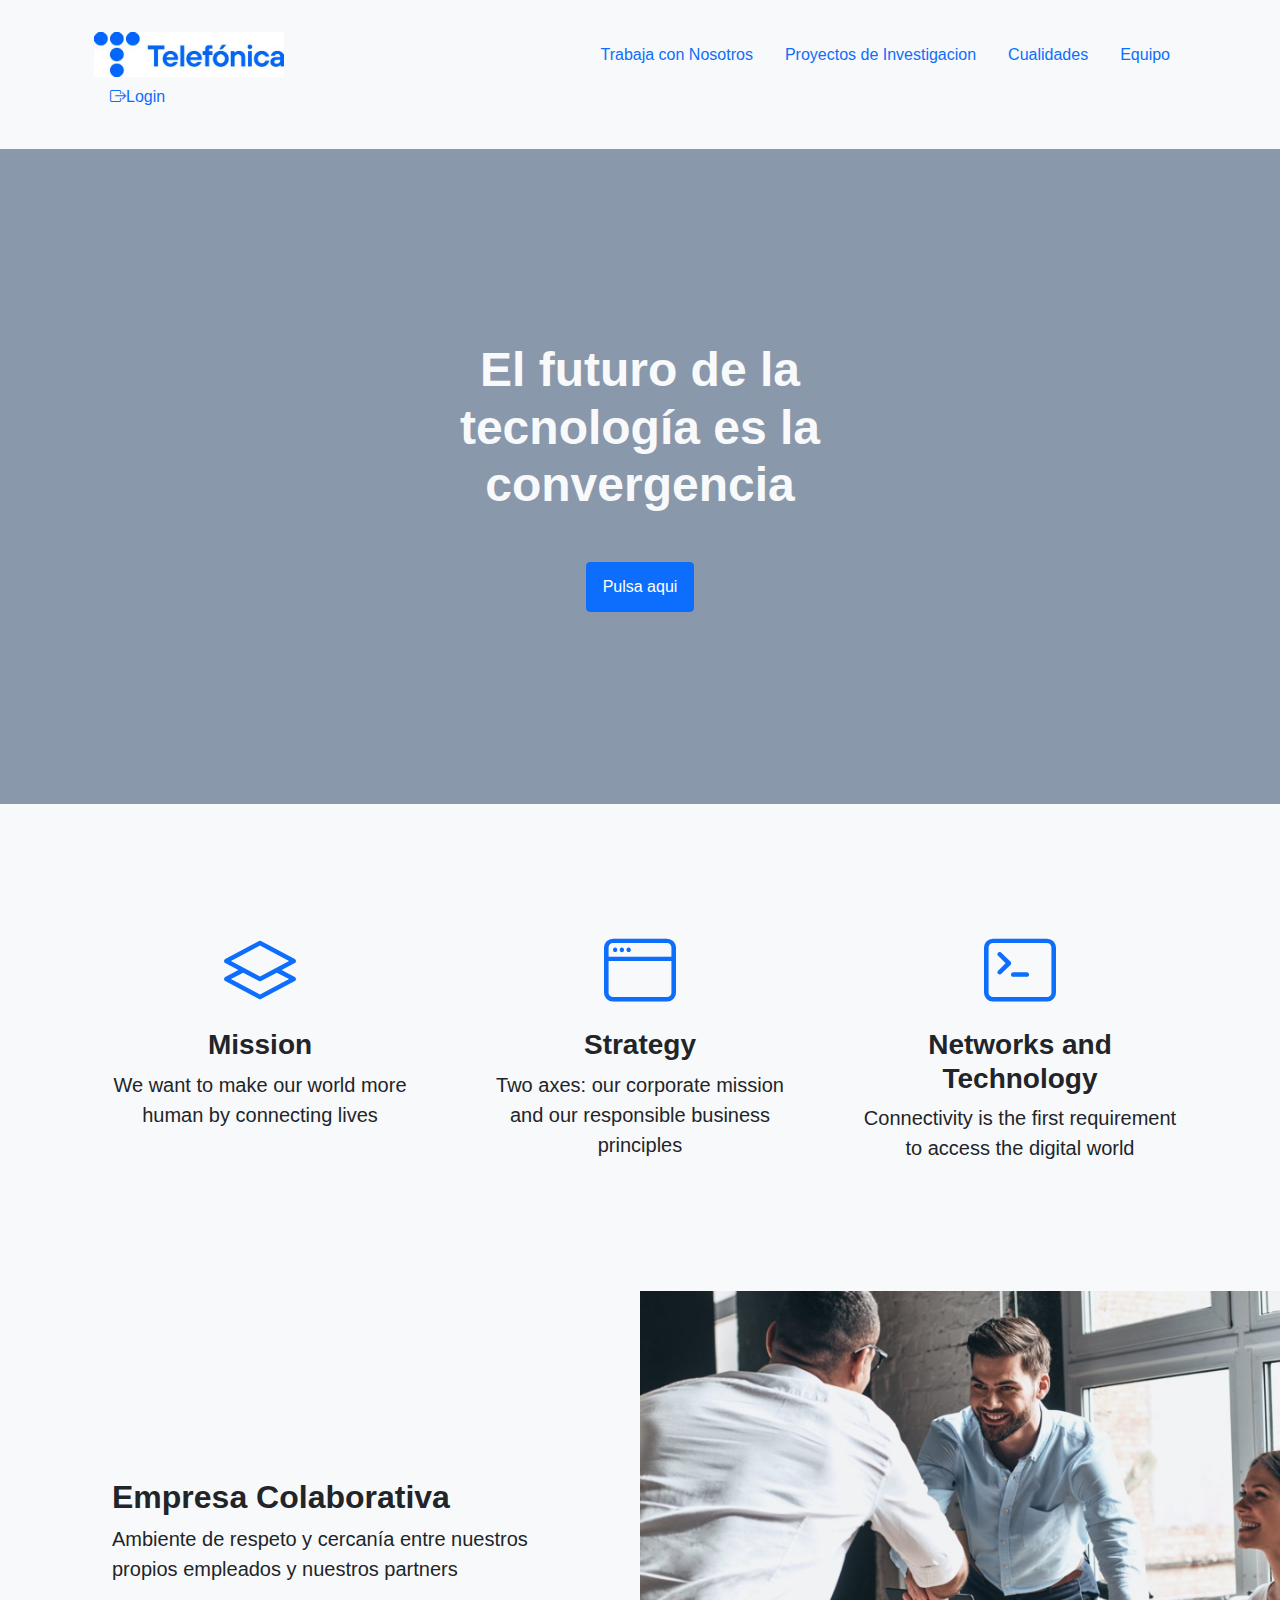
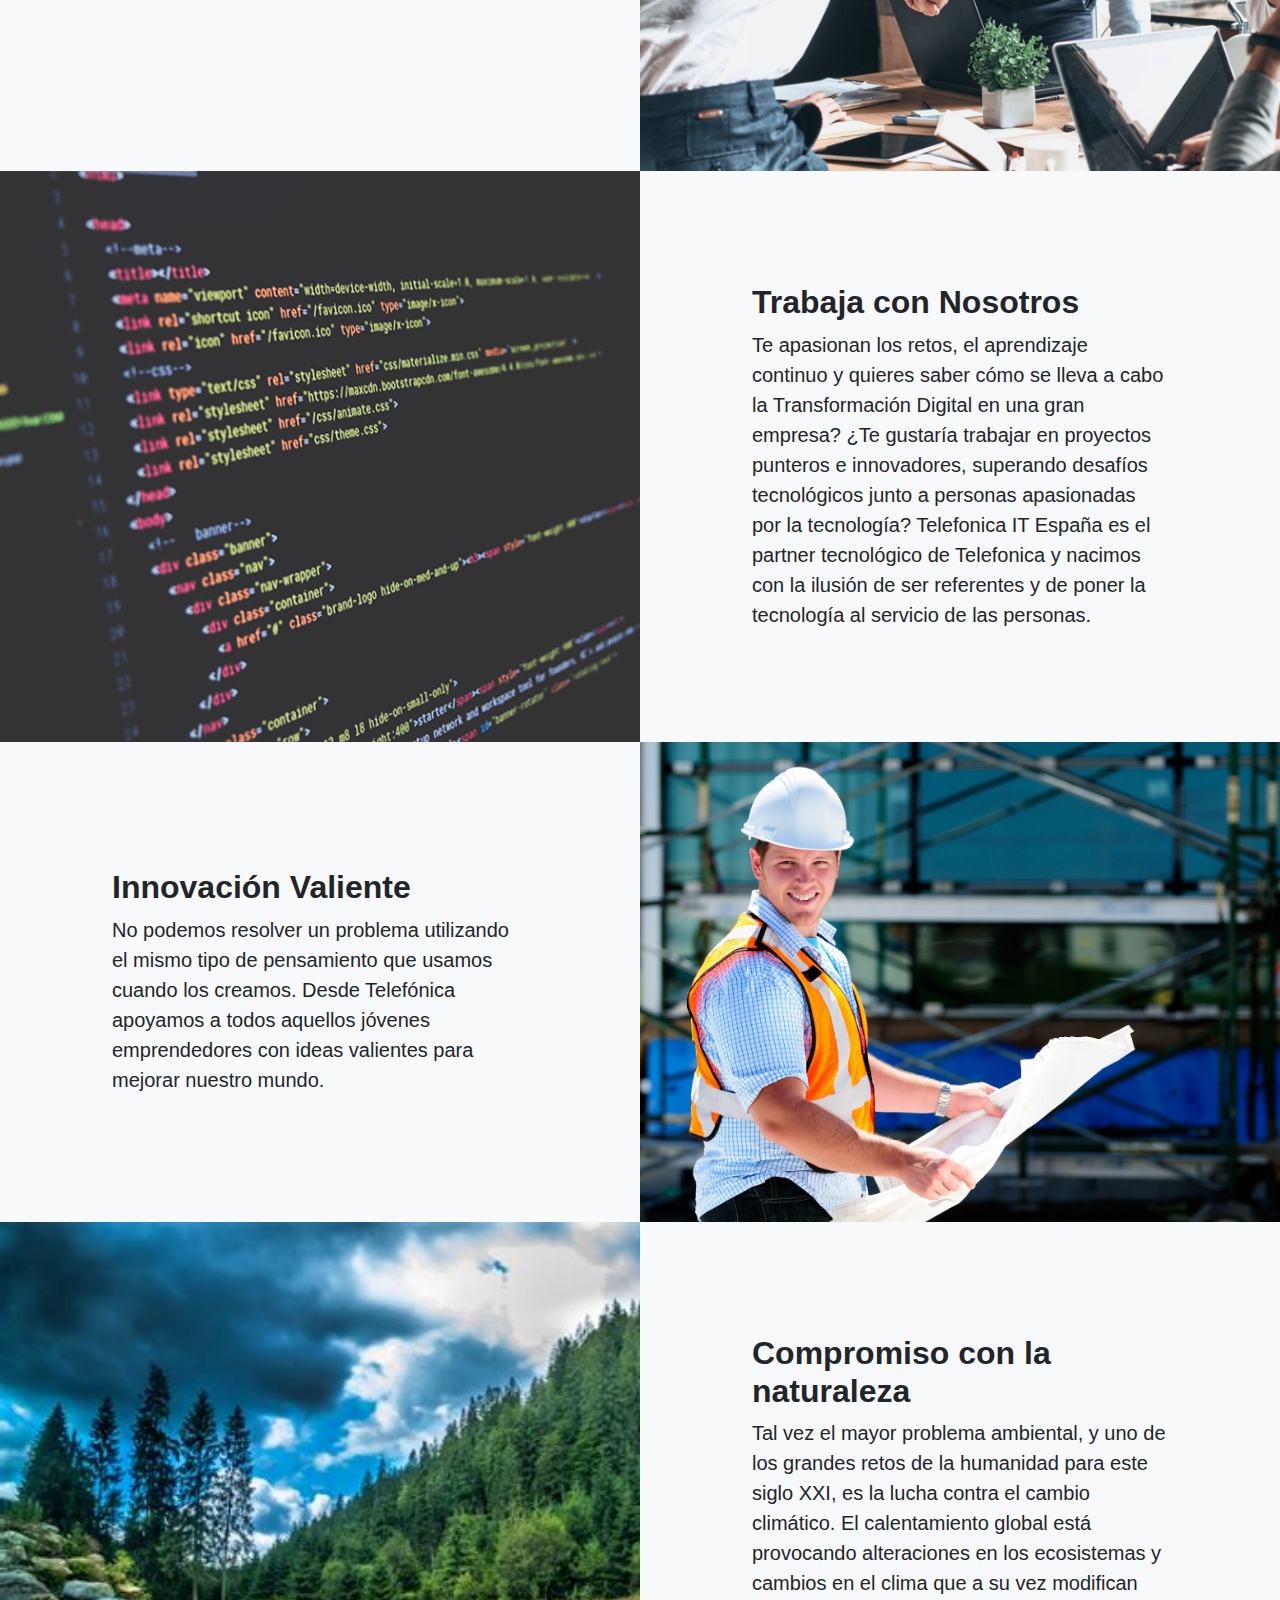
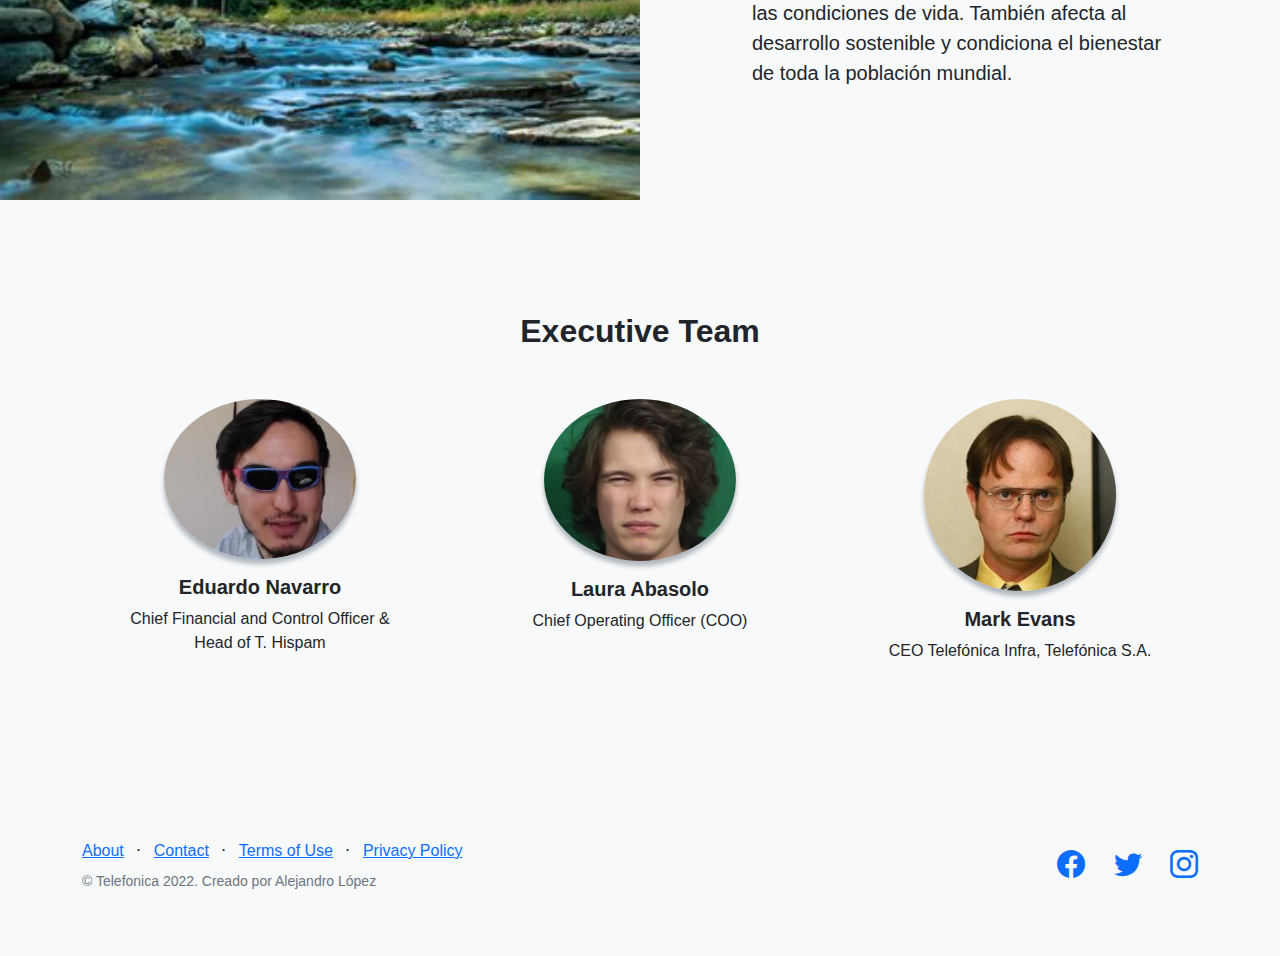
<file: index.html>
<!DOCTYPE html>
<html>
<head>					
    <meta charset="utf-8">
    <meta name="viewport" content="width=device-width, initial-scale=1, shrink-to-fit=no" />
    <title>Home - Telefónica</title>	
    <link href="./assets/css_not_bootstrap_official/landingpage.css" rel="stylesheet" />
    <link href="https://cdn.jsdelivr.net/npm/bootstrap-icons@1.5.0/font/bootstrap-icons.css" rel="stylesheet" type="text/css" />
    <link rel="icon" type="image/x-icon" href="https://cdn-assets-eu.frontify.com/s3/frontify-enterprise-files-eu/eyJwYXRoIjoidGVsZWZvbmljYVwvYWNjb3VudHNcLzJkXC80MDAwNDcwXC9mYXZpY29uc1wvYzRcLzFcLzQ5MTliZTlhNDQxYWE1N2VlZjRlY2M4MmM1M2ZhNjVmLTE2MTkxNzczMzUucG5nIn0:telefonica:f1WW8WEiNAXO7Ttc8TjZokUZ2LVwPdFEo3CSJEVgV-A?width=196&rect=0,0,800,800&reference_width=800&format=png" />
</head>																	
<body class="bg-light">
  <br>
  <section>
    <div class="container">
        <nav class="navbar navbar-light bg-light static-top">
        <div class="container">
            <div class="navbar-header"><img src="./assets/media/logo.jpg" width="40%"/></div>
            <ul class="nav nav-item">
                <li><a class="nav-link active" href="./trabajaConNosotros.html">Trabaja con Nosotros</a></li>
                <li><a class="nav-link active" href="./proyectosInvestigacion.html">Proyectos de Investigacion</a></li>
                <li><a class="nav-link active" href="#qualities">Cualidades</a></li>
                <li><a class="nav-link active" href="#executive">Equipo</a></li>
            </ul>
            <ul class="nav nav-item navbar-right">
                <li><a class="nav-link active" href="./loginEmpleado.html"><i class="bi bi-box-arrow-right"></i>Login</a></li>
            </ul>
        </div>
        </nav>
    </div>
  </section>
  <br>
  <header class="masthead">
    <div class="container position-relative">
        <div class="row justify-content-center">
            <div class="col-xl-6">
                <div class="text-center text-white">
                    <h1 class="mb-5 text-light">El futuro de la tecnología es la convergencia</h1>
                    <a class="link-active" href="https://www.telefonica.com/en/communication-room/blog/the-future-of-privacy-is-convergence/"><button class="btn btn-primary">Pulsa aqui</button></a>
                </div>
            </div>
        </div>
    </div>
</header>
<section class="features-icons bg-light text-center" id="qualities">
    <div class="container">
        <div class="row">
            <div class="col-lg-4">
                <div class="features-icons-item mx-auto mb-5 mb-lg-0 mb-lg-3">
                    <div class="features-icons-icon d-flex"><i class="bi-layers m-auto text-primary"></i></div>
                    <h3>Mission</h3>
                    <p class="lead mb-0">We want to make our world more human by connecting lives</p>
                </div>
            </div>
            <div class="col-lg-4">
                <div class="features-icons-item mx-auto mb-5 mb-lg-0 mb-lg-3">
                    <div class="features-icons-icon d-flex"><i class="bi-window m-auto text-primary"></i></div>
                    <h3>Strategy</h3>
                    <p class="lead mb-0">Two axes: our corporate mission and our responsible business principles</p>
                </div>
            </div>
            <div class="col-lg-4">
                <div class="features-icons-item mx-auto mb-0 mb-lg-3">
                    <div class="features-icons-icon d-flex"><i class="bi-terminal m-auto text-primary"></i></div>
                    <h3>Networks and Technology</h3>
                    <p class="lead mb-0">Connectivity is the first requirement to access the digital world</p>
                </div>
            </div>
        </div>
    </div>
</section>
  <section class="showcase">
    <div class="container-fluid p-0">
        <div class="row g-0">
            <div class="col-lg-6 order-lg-2 text-white showcase-img" style="background-image: url('./assets/media/html7.jpg')"></div>
            <div class="col-lg-6 order-lg-1 my-auto showcase-text">
                <h2>Empresa Colaborativa</h2>
                <p class="lead mb-0">Ambiente de respeto y cercanía entre nuestros propios empleados y nuestros partners</p>
            </div>
        </div>
        <div class="row g-0">
            <div class="col-lg-6 text-white showcase-img" style="background-image: url('./assets/media/bg-showcase-2.jpg')"></div>
            <div class="col-lg-6 my-auto showcase-text">
                <h2>Trabaja con Nosotros</h2>
                <p class="lead mb-0"> Te apasionan los retos, el aprendizaje continuo y quieres saber cómo se lleva a cabo la Transformación Digital en una gran empresa? ¿Te gustaría trabajar en proyectos punteros e innovadores, superando desafíos tecnológicos junto a personas apasionadas por la tecnología?
                Telefonica IT España es el partner tecnológico de Telefonica y nacimos con la ilusión de ser referentes y de poner la tecnología al servicio de las personas.</p>
            </div>
        </div>
        <div class="row g-0">
            <div class="col-lg-6 order-lg-2 text-white showcase-img" style="background-image: url('./assets/media/html8.jpg')"></div>
            <div class="col-lg-6 order-lg-1 my-auto showcase-text">
                <h2>Innovación Valiente</h2>
                <p class="lead mb-0">No podemos resolver un problema utilizando el mismo tipo de pensamiento que usamos cuando los creamos. Desde Telefónica apoyamos a todos aquellos jóvenes emprendedores
                con ideas valientes para mejorar nuestro mundo.</p>
            </div>
        </div>
        <div class="row g-0">
          <div class="col-lg-6 text-white showcase-img" style="background-image: url('./assets/media/html9.jpg')"></div>
          <div class="col-lg-6 my-auto showcase-text">
              <h2>Compromiso con la naturaleza</h2>
              <p class="lead mb-0">Tal vez el mayor problema ambiental, y uno de los grandes retos de la humanidad para este siglo XXI, es la lucha contra el cambio climático. El calentamiento global está provocando alteraciones en los ecosistemas y cambios en el clima que a su vez modifican las condiciones de vida. También afecta al desarrollo sostenible y condiciona el bienestar de toda la población mundial.</p>
          </div>
      </div>
    </div>
</section>
  <section class="testimonials text-center bg-light" id="executive">
    <div class="container">
        <h2 class="mb-5">Executive Team</h2>
        <div class="row">
            <div class="col-lg-4">
                <div class="testimonial-item mx-auto mb-5 mb-lg-0">
                    <img class="img-fluid rounded-circle mb-3" src="./assets/media/html4.jpg" alt="..." />
                    <h5>Eduardo Navarro</h5>
                    <p class="font-weight-light mb-0">Chief Financial and Control Officer & Head of T. Hispam </p>
                </div>
            </div>
            <div class="col-lg-4">
                <div class="testimonial-item mx-auto mb-5 mb-lg-0">
                    <img class="img-fluid rounded-circle mb-3" src="./assets/media/html5.jpg" alt="..." />
                    <h5>Laura Abasolo</h5>
                    <p class="font-weight-light mb-0">Chief Operating Officer (COO)</p>
                </div>
            </div>
            <div class="col-lg-4">
                <div class="testimonial-item mx-auto mb-5 mb-lg-0">
                    <img class="img-fluid rounded-circle mb-3" src="./assets/media/html6.jpg" alt="..." />
                    <h5>Mark Evans</h5>
                    <p class="font-weight-light mb-0">CEO Telefónica Infra, Telefónica S.A.</p>
                </div>
            </div>
        </div>
    </div>
  </section>
  <footer class="footer bg-light">
    <div class="container">
        <div class="row">
            <div class="col-lg-6 h-100 text-center text-lg-start my-auto">
                <ul class="list-inline mb-2">
                    <li class="list-inline-item"><a href="#!">About</a></li>
                    <li class="list-inline-item">⋅</li>
                    <li class="list-inline-item"><a href="#!">Contact</a></li>
                    <li class="list-inline-item">⋅</li>
                    <li class="list-inline-item"><a href="#!">Terms of Use</a></li>
                    <li class="list-inline-item">⋅</li>
                    <li class="list-inline-item"><a href="#!">Privacy Policy</a></li>
                </ul>
                <p class="text-muted small mb-4 mb-lg-0">&copy; Telefonica 2022. Creado por Alejandro López</p>
            </div>
            <div class="col-lg-6 h-100 text-center text-lg-end my-auto">
                <ul class="list-inline mb-0">
                    <li class="list-inline-item me-4">
                        <a href="https://www.facebook.com/telefonica/"><i class="bi-facebook fs-3"></i></a>
                    </li>
                    <li class="list-inline-item me-4">
                        <a href="https://twitter.com/Telefonica"><i class="bi-twitter fs-3"></i></a>
                    </li>
                    <li class="list-inline-item">
                        <a href="https://www.instagram.com/Telefonica/"><i class="bi-instagram fs-3"></i></a>
                    </li>
                </ul>
            </div>
        </div>
    </div>
  </footer>
</body>
</html>
</file>
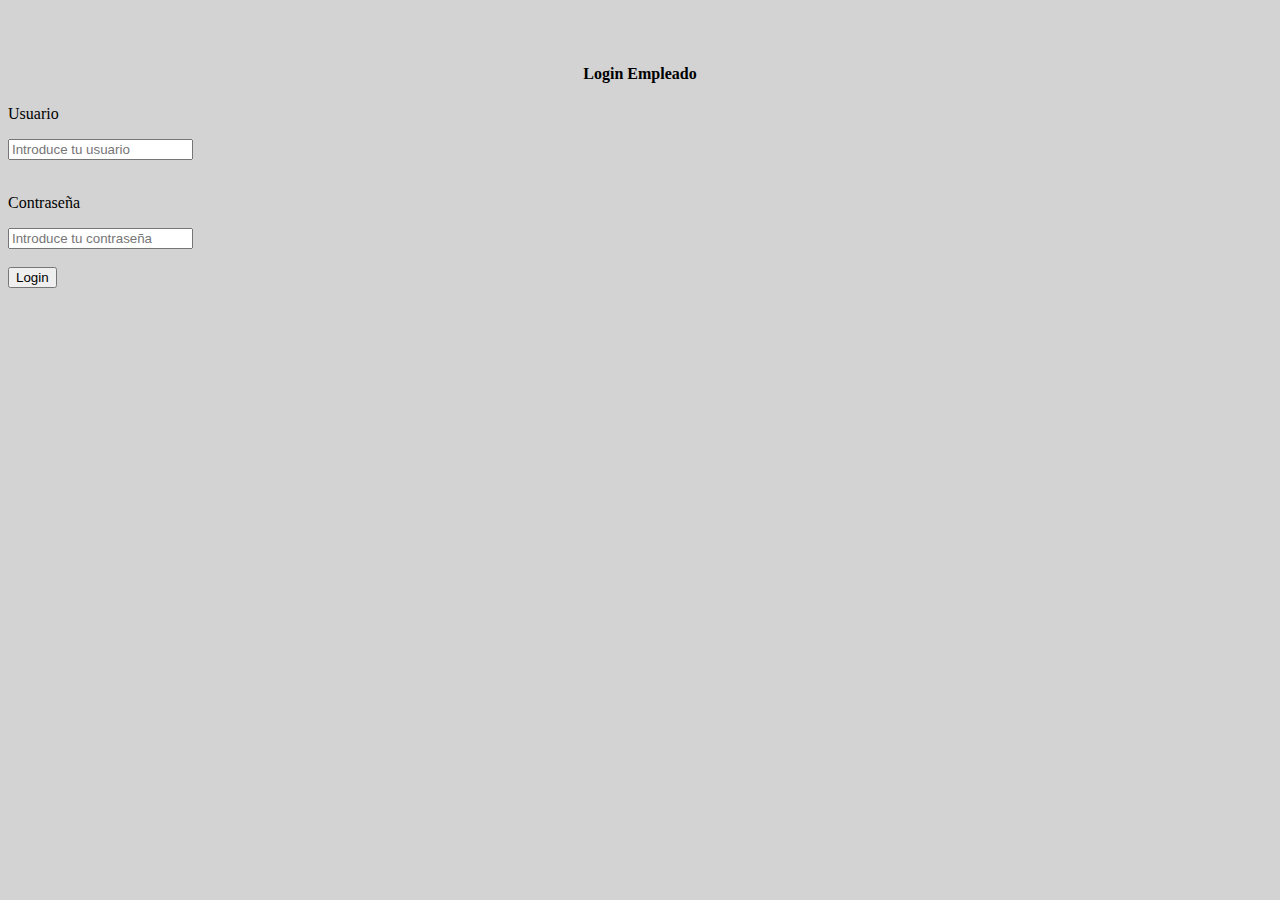
<file: loginEmpleado.html>
<!DOCTYPE html>
<html>
<head>					
    <meta charset="utf-8">
    <meta name="viewport" content="width=device-width, initial-scale=1, shrink-to-fit=no" />
    <title>Login - Telefónica</title>											
    <link rel="icon" type="image/x-icon" href="https://cdn-assets-eu.frontify.com/s3/frontify-enterprise-files-eu/eyJwYXRoIjoidGVsZWZvbmljYVwvYWNjb3VudHNcLzJkXC80MDAwNDcwXC9mYXZpY29uc1wvYzRcLzFcLzQ5MTliZTlhNDQxYWE1N2VlZjRlY2M4MmM1M2ZhNjVmLTE2MTkxNzczMzUucG5nIn0:telefonica:f1WW8WEiNAXO7Ttc8TjZokUZ2LVwPdFEo3CSJEVgV-A?width=196&rect=0,0,800,800&reference_width=800&format=png" />
    <link rel="stylesheet" href="https://cdn.jsdelivr.net/npm/bootstrap@5.1.3/dist/css/bootstrap.min.css" integrity="sha384-1BmE4kWBq78iYhFldvKuhfTAU6auU8tT94WrHftjDbrCEXSU1oBoqyl2QvZ6jIW3" crossorigin="anonymous">
    <style>
      body { background-color:lightgrey;}
    </style>
</head>																	
<body>
  <br>
  <section>
    <div class="container">
      <div class="row">
        <div class="col-sm-4">
          <div class="bg-info"></div>
        </div>
        <div class="col-sm-4">
          <br>
          <div class="panel panel-primary">
            <div class="panel panel-header" align="center"><h4 class="fw-bolder">Login Empleado</h4></div>
              <div class="panel-body">
                <form class="needs-validation" novalidate>
                  <div class="form-group">
                    <p class="fw-bolder">Usuario</p>
                    <input type="text" required class="form-control" id="user" placeholder="Introduce tu usuario">
                  </div>
                  <br>
                  <div class="form-group">
                    <p class="fw-bolder">Contraseña</p>
                    <input type="password" required class="form-control" id="passwd" placeholder="Introduce tu contraseña">
                  </div>
                  <br>
                  <button name="login" id="submit" class="btn btn-success" type="submit">Login</button>
                  <br>
                  <br>
                  <div class="justify-content-center" id="verdict"></div>
                </form>
              </div>
            </div>
          </div>
        </div>
    </div>
    <script src="./assets/scripts/login.js"></script>
</body>
</html>
</file>
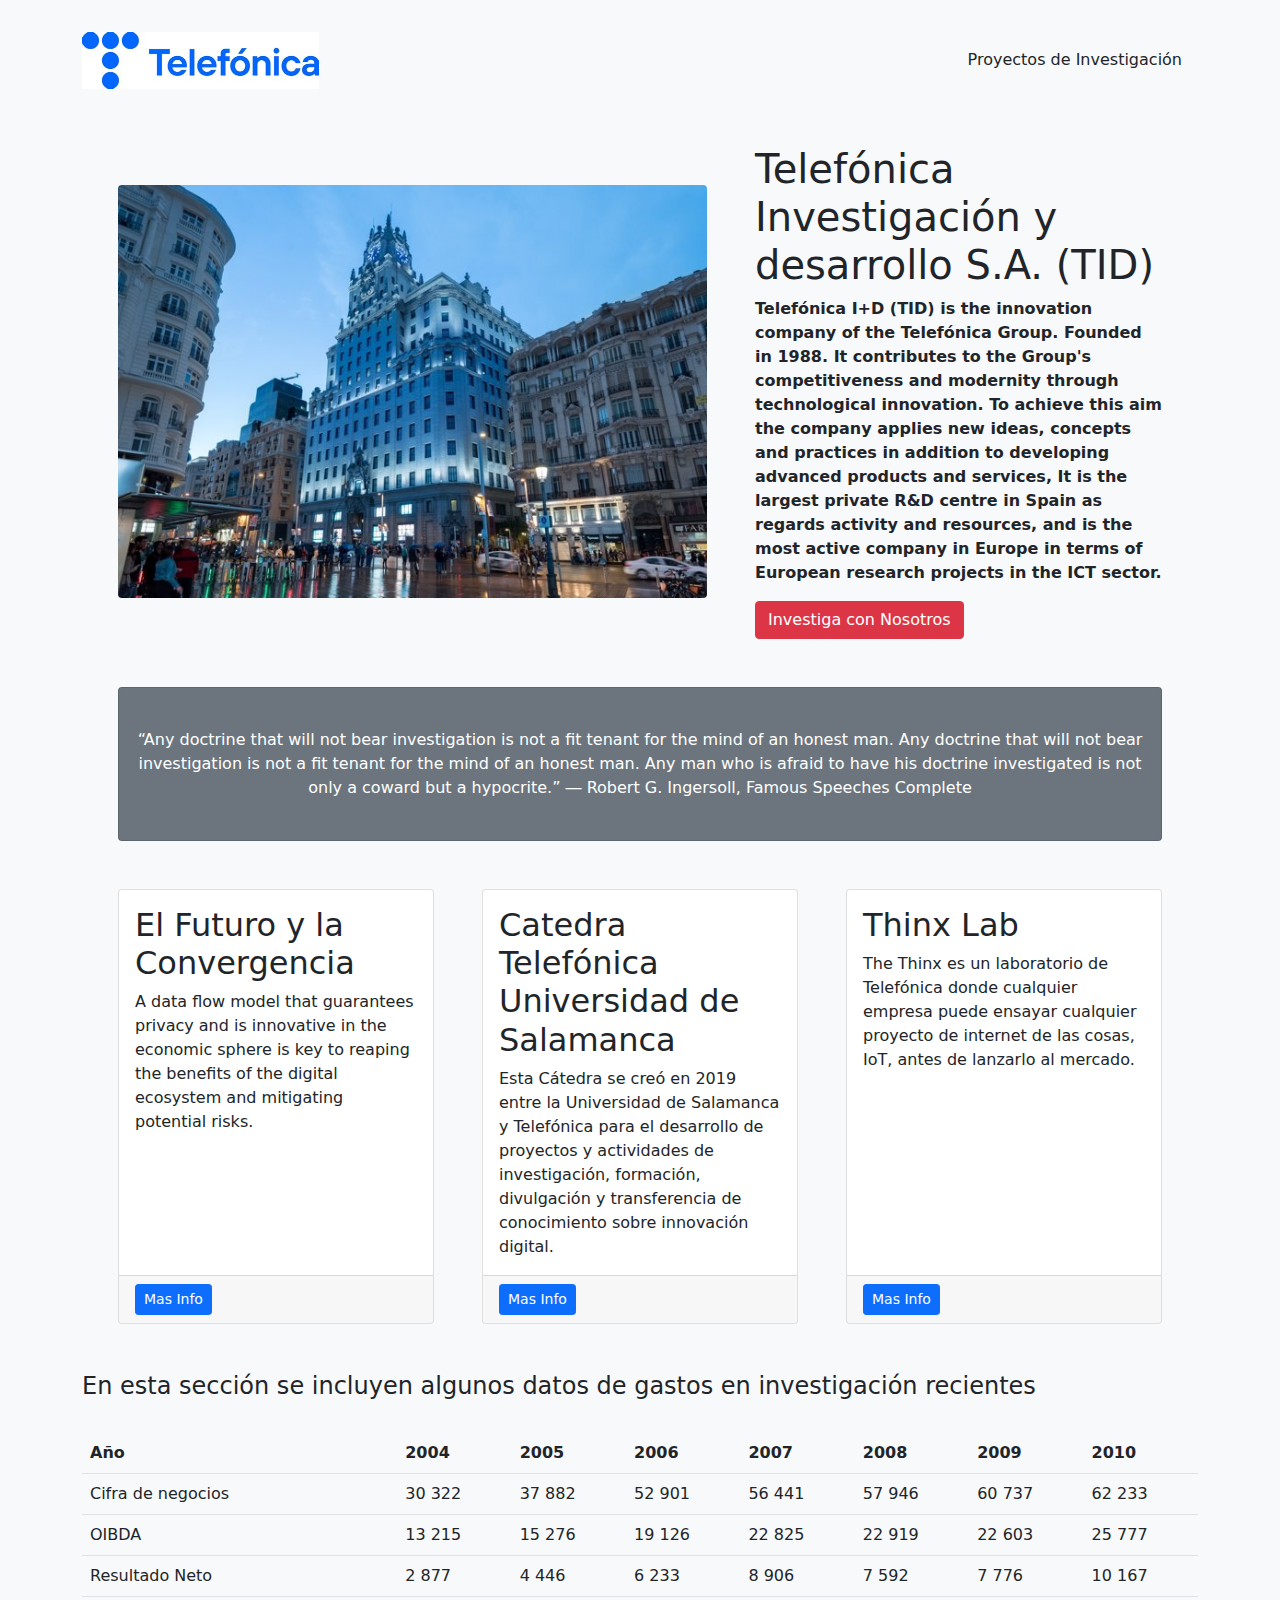
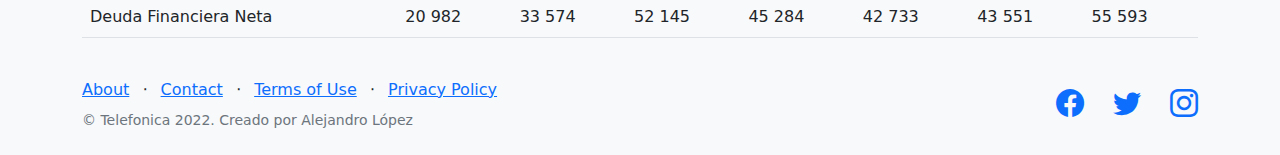
<file: proyectosInvestigacion.html>
<!DOCTYPE html>
<html lang="en">
    <head>
        <meta charset="utf-8" />
        <meta name="viewport" content="width=device-width, initial-scale=1, shrink-to-fit=no" />
        <meta name="description" content="" />
        <meta name="author" content="" />
        <title>Proyectos de Investigación -  Telefónica</title>
        <link href="https://cdn.jsdelivr.net/npm/bootstrap-icons@1.5.0/font/bootstrap-icons.css" rel="stylesheet" type="text/css" />
        <link href="./assets/css_not_bootstrap_official/styleInvestigacion.css" rel="stylesheet" />
        <link rel="icon" type="image/x-icon" href="https://cdn-assets-eu.frontify.com/s3/frontify-enterprise-files-eu/eyJwYXRoIjoidGVsZWZvbmljYVwvYWNjb3VudHNcLzJkXC80MDAwNDcwXC9mYXZpY29uc1wvYzRcLzFcLzQ5MTliZTlhNDQxYWE1N2VlZjRlY2M4MmM1M2ZhNjVmLTE2MTkxNzczMzUucG5nIn0:telefonica:f1WW8WEiNAXO7Ttc8TjZokUZ2LVwPdFEo3CSJEVgV-A?width=196&rect=0,0,800,800&reference_width=800&format=png" />
    </head>
    <body class="bg-light">
        <br>
        <div class="container">
            <nav class="navbar navbar-light bg-light static-top">
                <div class="navbar-header"><img src="./assets/media/logo.jpg" width="50%"/></div>
                <ul class="nav nav-item">
                    <li><a class="nav-link justify-content-center text-dark">Proyectos de Investigación</a></li>
                </ul>
            </nav>
        </div>
        <!-- Page Content-->
        <div class="container px-4 px-lg-5">
            <!-- Heading Row-->
            <div class="row gx-4 gx-lg-5 align-items-center my-5">
                <div class="col-lg-7"><img class="img-fluid rounded mb-4 mb-lg-0" src="./assets/media/html3.jpg" alt="..." /></div>
                <div class="col-lg-5">
                    <h1 class="font-weight-light">Telefónica Investigación y desarrollo S.A. (TID)</h1>
                    <p class="fw-bolder">Telefónica I+D (TID) is the innovation company of the Telefónica Group. Founded in 1988. It contributes to the Group's competitiveness and modernity through technological innovation. To achieve this aim the company applies new ideas, concepts and practices in addition to developing advanced products and services, It is the largest private R&D centre in Spain as regards activity and resources, and is the most active company in Europe in terms of European research projects in the ICT sector. </p>
                    <a class="btn btn-danger" href="./trabajaConNosotros.html">Investiga con Nosotros</a>
                </div>
            </div>
            <div class="card text-white bg-secondary my-5 py-4 text-center">
                <div class="card-body"><p class="text-white m-0">“Any doctrine that will not bear investigation is not a fit tenant for the mind of an honest man. Any doctrine that will not bear investigation is not a fit tenant for the mind of an honest man. Any man who is afraid to have his doctrine investigated is not only a coward but a hypocrite.”
                    ― Robert G. Ingersoll, Famous Speeches Complete </p></div>
            </div>
            <!-- Content Row-->
            <div class="row gx-4 gx-lg-5">
                <div class="col-md-4 mb-5">
                    <div class="card h-100">
                        <div class="card-body">
                            <h2 class="card-title">El Futuro y la Convergencia</h2>
                            <p class="card-text">A data flow model that guarantees privacy and is innovative in the economic sphere is key to reaping the benefits of the digital ecosystem and mitigating potential risks.</p>
                        </div>
                        <div class="card-footer"><a class="btn btn-primary btn-sm" href="https://www.telefonica.com/en/communication-room/blog/the-future-of-privacy-is-convergence/">Mas Info</a></div>
                    </div>
                </div>
                <div class="col-md-4 mb-5">
                    <div class="card h-100">
                        <div class="card-body">
                            <h2 class="card-title">Catedra Telefónica Universidad de Salamanca</h2>
                            <p class="card-text">Esta Cátedra se creó en 2019 entre la Universidad de Salamanca y Telefónica para el desarrollo de proyectos y actividades de investigación, formación, divulgación y transferencia de conocimiento sobre innovación digital.</p>
                        </div>
                        <div class="card-footer"><a class="btn btn-primary btn-sm" href="https://www.youtube.com/watch?v=STI6LsGxEhs">Mas Info</a></div>
                    </div>
                </div>
                <div class="col-md-4 mb-5">
                    <div class="card h-100">
                        <div class="card-body">
                            <h2 class="card-title">Thinx Lab</h2>
                            <p class="card-text">The Thinx es un laboratorio de Telefónica donde cualquier empresa puede ensayar cualquier proyecto de internet de las cosas, IoT, antes de lanzarlo al mercado.</p>
                        </div>
                        <div class="card-footer"><a class="btn btn-primary btn-sm" href="https://www.youtube.com/watch?v=-qrdJq3GNJY">Mas Info</a></div>
                    </div>
                </div>
            </div>
        </div>
        <div class="container">
            <h4>En esta sección se incluyen algunos datos de gastos en investigación recientes</h4>
            <br>
            <table class="table">
                <tr>
                  <th>Año</th>
                  <th>2004</th>
                  <th>2005</th>
                  <th>2006</th>
                  <th>2007</th>
                  <th>2008</th>
                  <th>2009</th>
                  <th>2010</th>
                </tr>
                <tr>
                      <td>Cifra de negocios</td>
                    <td>30 322</td>
                    <td>37 882</td>
                    <td>52 901</td>
                    <td>56 441</td>
                    <td>57 946</td>
                    <td>60 737</td>
                    <td>62 233</td>
                </tr>
                <tr>
                    <td>OIBDA</td>
                    <td>13 215</td> 		 	 	 	 	 
                    <td>15 276</td>
                    <td>19 126</td>
                    <td>22 825</td>
                    <td>22 919</td>
                    <td>22 603</td>
                    <td>25 777</td>
                </tr>
                <tr>
                    <td>Resultado Neto</td> 	  	 
                    <td>2 877</td>
                    <td>4 446</td>
                    <td>6 233</td>
                    <td>8 906</td>
                    <td>7 592</td>
                    <td>7 776</td>
                    <td>10 167</td>

                </tr>
                <tr>
                    <td>Deuda Financiera Neta</td>	 	  	  	 
                    <td>20 982</td>
                    <td>33 574</td>
                    <td>52 145</td>
                    <td>45 284</td>
                    <td>42 733</td>
                    <td>43 551</td>
                    <td>55 593</td>
                </tr>
            </table>
        <br>
        </div>
        <footer class="footer bg-light">
            <div class="container">
                <div class="row">
                    <div class="col-lg-6 h-100 text-center text-lg-start my-auto">
                        <ul class="list-inline mb-2">
                            <li class="list-inline-item"><a href="#!">About</a></li>
                            <li class="list-inline-item">⋅</li>
                            <li class="list-inline-item"><a href="#!">Contact</a></li>
                            <li class="list-inline-item">⋅</li>
                            <li class="list-inline-item"><a href="#!">Terms of Use</a></li>
                            <li class="list-inline-item">⋅</li>
                            <li class="list-inline-item"><a href="#!">Privacy Policy</a></li>
                        </ul>
                        <p class="text-muted small mb-4 mb-lg-0">&copy; Telefonica 2022. Creado por Alejandro López</p>
                    </div>
                    <div class="col-lg-6 h-100 text-center text-lg-end my-auto">
                        <ul class="list-inline mb-0">
                            <li class="list-inline-item me-4">
                                <a href="https://www.facebook.com/telefonica/"><i class="bi-facebook fs-3"></i></a>
                            </li>
                            <li class="list-inline-item me-4">
                                <a href="https://twitter.com/Telefonica"><i class="bi-twitter fs-3"></i></a>
                            </li>
                            <li class="list-inline-item">
                                <a href="https://www.instagram.com/Telefonica/"><i class="bi-instagram fs-3"></i></a>
                            </li>
                        </ul>
                    </div>
                </div>
            </div>
          </footer>
          <br>
        <script src="https://cdn.jsdelivr.net/npm/bootstrap@5.1.3/dist/js/bootstrap.bundle.min.js"></script>
        <script src="./assets/scripts/proyectosInvestigacion.js"></script>
    </body>
</html>
</file>
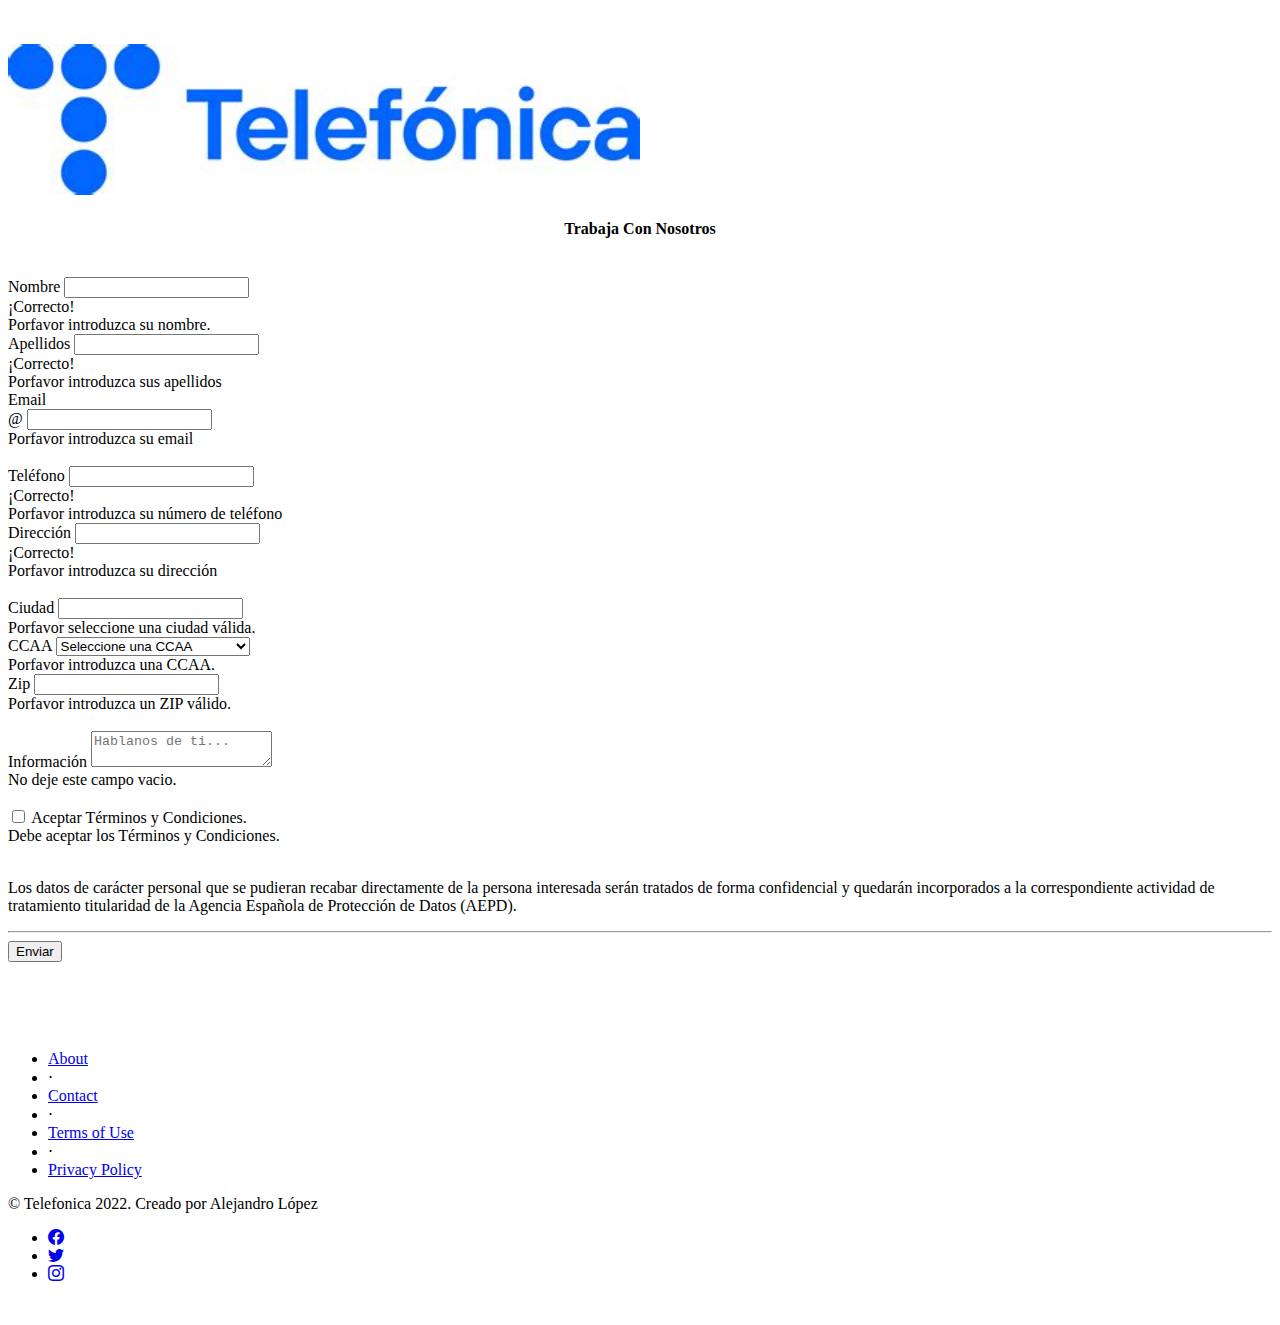
<file: trabajaConNosotros.html>
<!DOCTYPE html>
<html>
    <head>					
        <meta charset="utf-8">
        <meta name="viewport" content="width=device-width, initial-scale=1, shrink-to-fit=no" />
        <title>Trabaja con Nosotros - Telefónica</title>
        <link rel="stylesheet" href="https://cdn.jsdelivr.net/npm/bootstrap@5.1.3/dist/css/bootstrap.min.css" integrity="sha384-1BmE4kWBq78iYhFldvKuhfTAU6auU8tT94WrHftjDbrCEXSU1oBoqyl2QvZ6jIW3" crossorigin="anonymous">
        <link rel="icon" type="image/x-icon" href="https://cdn-assets-eu.frontify.com/s3/frontify-enterprise-files-eu/eyJwYXRoIjoidGVsZWZvbmljYVwvYWNjb3VudHNcLzJkXC80MDAwNDcwXC9mYXZpY29uc1wvYzRcLzFcLzQ5MTliZTlhNDQxYWE1N2VlZjRlY2M4MmM1M2ZhNjVmLTE2MTkxNzczMzUucG5nIn0:telefonica:f1WW8WEiNAXO7Ttc8TjZokUZ2LVwPdFEo3CSJEVgV-A?width=196&rect=0,0,800,800&reference_width=800&format=png" />
        <link href="https://cdn.jsdelivr.net/npm/bootstrap-icons@1.5.0/font/bootstrap-icons.css" rel="stylesheet" type="text/css" />
    </head>		
    <body class="bg-light">
        <br>
        <br>
        <div class="container">
            <div class="navbar navbar-primary">
                <div class="navbar-header"><img src="./assets/media/logo.jpg" width="50%"/></div>
            </div>
            <div class="navbar-brand">
                <div class="row">
                    <div class="col-lg-12">
                        <h4 class="fw-bolder" align="center">Trabaja Con Nosotros</h4>
                    </div>
                </div>
            </div>
        </div>
        <div class="container">
            <br>
            <form class="needs-validation" novalidate>
                <div class="row">
                    <div class="col-md-4">
                        <label for="validationCustom01" class="form-label fw-bolder">Nombre</label>
                        <input type="text" class="form-control" id="validationCustom01" required>
                        <div class="valid-feedback">¡Correcto!</div>
                        <div class="invalid-feedback">Porfavor introduzca su nombre.</div>
                    </div>
                    <div class="col-md-4">
                        <label for="validationCustom02" class="form-label fw-bolder">Apellidos</label>
                        <input type="text" class="form-control" id="validationCustom02" required>
                        <div class="valid-feedback">¡Correcto!</div>
                        <div class="invalid-feedback">Porfavor introduzca sus apellidos</div>
                    </div>
                    <div class="col-md-4">
                        <label for="validationCustomUsername" class="form-label fw-bolder">Email</label>
                        <div class="input-group has-validation">
                            <span class="input-group-text" id="inputGroupPrepend">@</span>
                            <input type="text" class="form-control" id="validationCustomUsername" aria-describedby="inputGroupPrepend" required>
                            <div class="invalid-feedback">Porfavor introduzca su email</div>
                        </div>
                    </div>
                </div>
                <br>
                <div class="row">
                    <div class="col-md-4">
                        <label for="validationCustomPhone" class="form-label fw-bolder">Teléfono</label>
                        <input type="text" class="form-control" id="validationCustomPhone" required>
                        <div class="valid-feedback">¡Correcto!</div>
                        <div class="invalid-feedback">Porfavor introduzca su número de teléfono</div>
                    </div>
                    <div class="col-md-8">
                        <label for="validationCustomAddress" class="form-label fw-bolder">Dirección</label>
                        <input type="text" class="form-control" id="validationCustomAddress" required>
                        <div class="valid-feedback">¡Correcto!</div>
                        <div class="invalid-feedback">Porfavor introduzca su dirección</div>
                    </div>
                </div>
                <br>
                <div class="row">
                    <div class="col-md-6">
                    <label for="validationCustom03" class="form-label fw-bolder">Ciudad</label>
                    <input type="text" class="form-control" id="validationCustom03" required>
                    <div class="invalid-feedback">
                        Porfavor seleccione una ciudad válida.
                    </div>
                    </div>
                    <div class="col-md-3">
                    <label for="validationCustom04" class="form-label fw-bolder">CCAA</label>
                    <select class="form-select" id="validationCustom04" required>
                        <option selected disabled value="">Seleccione una CCAA</option>
                        <option>Andalucía</option></option>
                        <option>Aragón</option>
                        <option>Principado de Asturias</option>
                        <option>Illes Balears</option>
                        <option>Canarias</option>
                        <option>Cantabria</option>
                        <option>Castilla y León</option>
                        <option>Castilla-La Mancha</option>
                        <option>Cataluña</option>
                        <option>Comunitat Valenciana</option>
                        <option>Extremadura</option>
                        <option>Galicia</option>
                        <option>Comunidad de Madrid</option>
                        <option>Región de Murcia</option>
                        <option>Comunidad Foral de Navarra</option>
                        <option>País Vasco</option>
                        <option>La Rioja</option>
                        <option>Ciudad Autónoma de Ceuta</option>
                        <option>Ciudad Autónoma de Melilla</option>
                    </select>
                    <div class="invalid-feedback">
                        Porfavor introduzca una CCAA.
                    </div>
                    </div>
                    <div class="col-md-3">
                        <label for="validationCustom05" class="form-label fw-bolder">Zip</label>
                        <input type="text" class="form-control" id="validationCustom05" required>
                        <div class="invalid-feedback">
                            Porfavor introduzca un ZIP válido.
                        </div>
                    </div>
                </div>
                <br>
                <div class="col-lg-12">
                    <label for="validationCustom06" class="form-label fw-bolder">Información</label>
                    <textarea class="form-control" id="validationCustom06" placeholder="Hablanos de ti..." required></textarea>
                    <div class="invalid-feedback">
                        No deje este campo vacio.
                    </div>
                </div>                
                <br>
                <div class="col-12">
                <div class="form-check fw-bolder">
                    <input class="form-check-input" type="checkbox" value="" id="invalidCheck" required>
                    <label class="form-check-label" for="invalidCheck">
                    Aceptar Términos y Condiciones.
                    </label>
                    <div class="invalid-feedback">
                    Debe aceptar los Términos y Condiciones.
                    </div>
                    <br>
                    <div class="col-lg-12">
                        <p>Los datos de carácter personal que se pudieran recabar directamente de la persona interesada serán tratados de forma confidencial y 
                        quedarán incorporados a la correspondiente actividad de tratamiento titularidad de  la Agencia Española de Protección de Datos (AEPD).
                        </p>
                    </div>
                </div>
                <hr>
                <div class="col-lg-12">
                    <button class="btn btn-primary form-control" type="submit">Enviar</button>
                </div>
                <br>
                <div class = "container" id = "verdict"></div>
                <br>
                <br>
                <br>
                </div>
            </form>
        </div>
        <footer class="footer bg-light">
            <div class="container">
                <div class="row">
                    <div class="col-lg-6 h-100 text-center text-lg-start my-auto">
                        <ul class="list-inline mb-2">
                            <li class="list-inline-item"><a href="#!">About</a></li>
                            <li class="list-inline-item">⋅</li>
                            <li class="list-inline-item"><a href="#!">Contact</a></li>
                            <li class="list-inline-item">⋅</li>
                            <li class="list-inline-item"><a href="#!">Terms of Use</a></li>
                            <li class="list-inline-item">⋅</li>
                            <li class="list-inline-item"><a href="#!">Privacy Policy</a></li>
                        </ul>
                        <p class="text-muted small mb-4 mb-lg-0">&copy; Telefonica 2022. Creado por Alejandro López</p>
                    </div>
                    <div class="col-lg-6 h-100 text-center text-lg-end my-auto">
                        <ul class="list-inline mb-0">
                            <li class="list-inline-item me-4">
                                <a href="https://www.facebook.com/telefonica/"><i class="bi-facebook fs-3"></i></a>
                            </li>
                            <li class="list-inline-item me-4">
                                <a href="https://twitter.com/Telefonica"><i class="bi-twitter fs-3"></i></a>
                            </li>
                            <li class="list-inline-item">
                                <a href="https://www.instagram.com/Telefonica/"><i class="bi-instagram fs-3"></i></a>
                            </li>
                        </ul>
                    </div>
                </div>
            </div>
        </footer>
        <br>
        <script src="./assets/scripts/validate.js"></script>
        <script src="https://cdn.jsdelivr.net/npm/bootstrap@5.1.3/dist/js/bootstrap.bundle.min.js" integrity="sha384-ka7Sk0Gln4gmtz2MlQnikT1wXgYsOg+OMhuP+IlRH9sENBO0LRn5q+8nbTov4+1p" crossorigin="anonymous"></script>
    </body>
</html>
</file>
